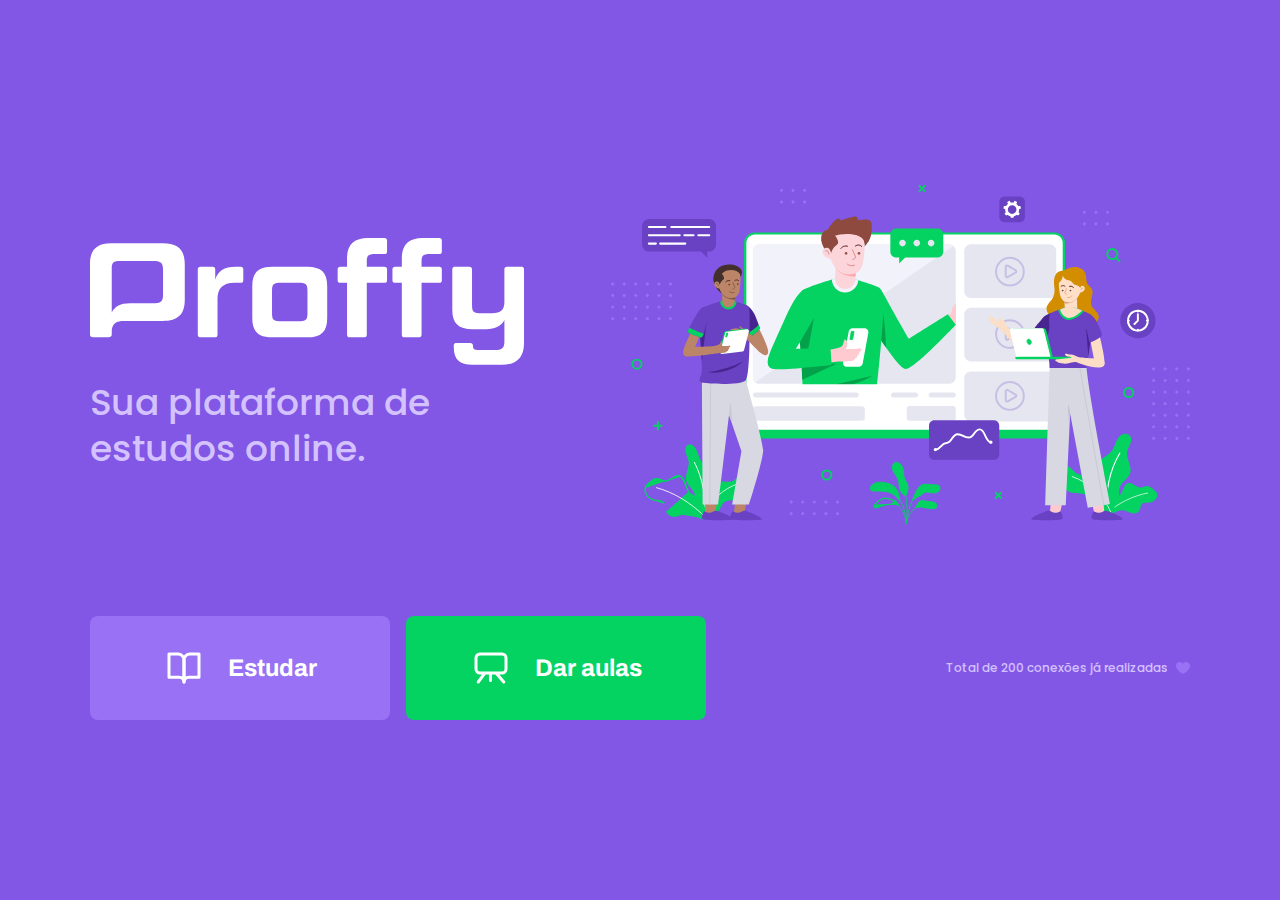
<file: index.html>
<!DOCTYPE html>
<html lang="pt_br">
<head>
    <meta charset="UTF-8">
    <meta name="viewport" content="width=device-width, initial-scale=1.0">
    <meta name="theme-color" content="#8257">

    <title>Proffy | Sua plataforma de estudos online</title>

    <link rel="shortcut icon" href="images/favicon.png" type="image/png">

    <link rel="stylesheet" href="styles/main.css">
    <link rel="stylesheet" href="styles/partials/page-landing.css">

    <link href="https://fonts.googleapis.com/css2?family=Archivo:wght@400;700&amp;family=Poppins:wght@400;600&amp;display=swap" rel="stylesheet">

</head>
<body id="page-landing">
    <div id="container">
        <div class="logo-container">
            <img src="images/logo.svg" alt="Proffy">
            <h2>Sua plataforma de estudos online.</h2>
        </div>

        <img class="hero-image" src="images/landing.svg" alt="Plataforma de Estudos">

        <div class="buttons-container">
            <a class="study" href="study.html">
                <img src="images/icons/study.svg" alt="Estudar">
                Estudar
            </a>
            <a class="give-classes" href="give-classes.html">
                <img src="images/icons/give-classes.svg" alt="Dar aulas">
                Dar aulas
            </a>
        </div>

        <p class="total-connections">
            Total de 200 conexões já realizadas
            <img src="images/icons/purple-heart.svg" alt="Coração roxo">
        </p>
    </div>
    
</body>
</html>
</file>
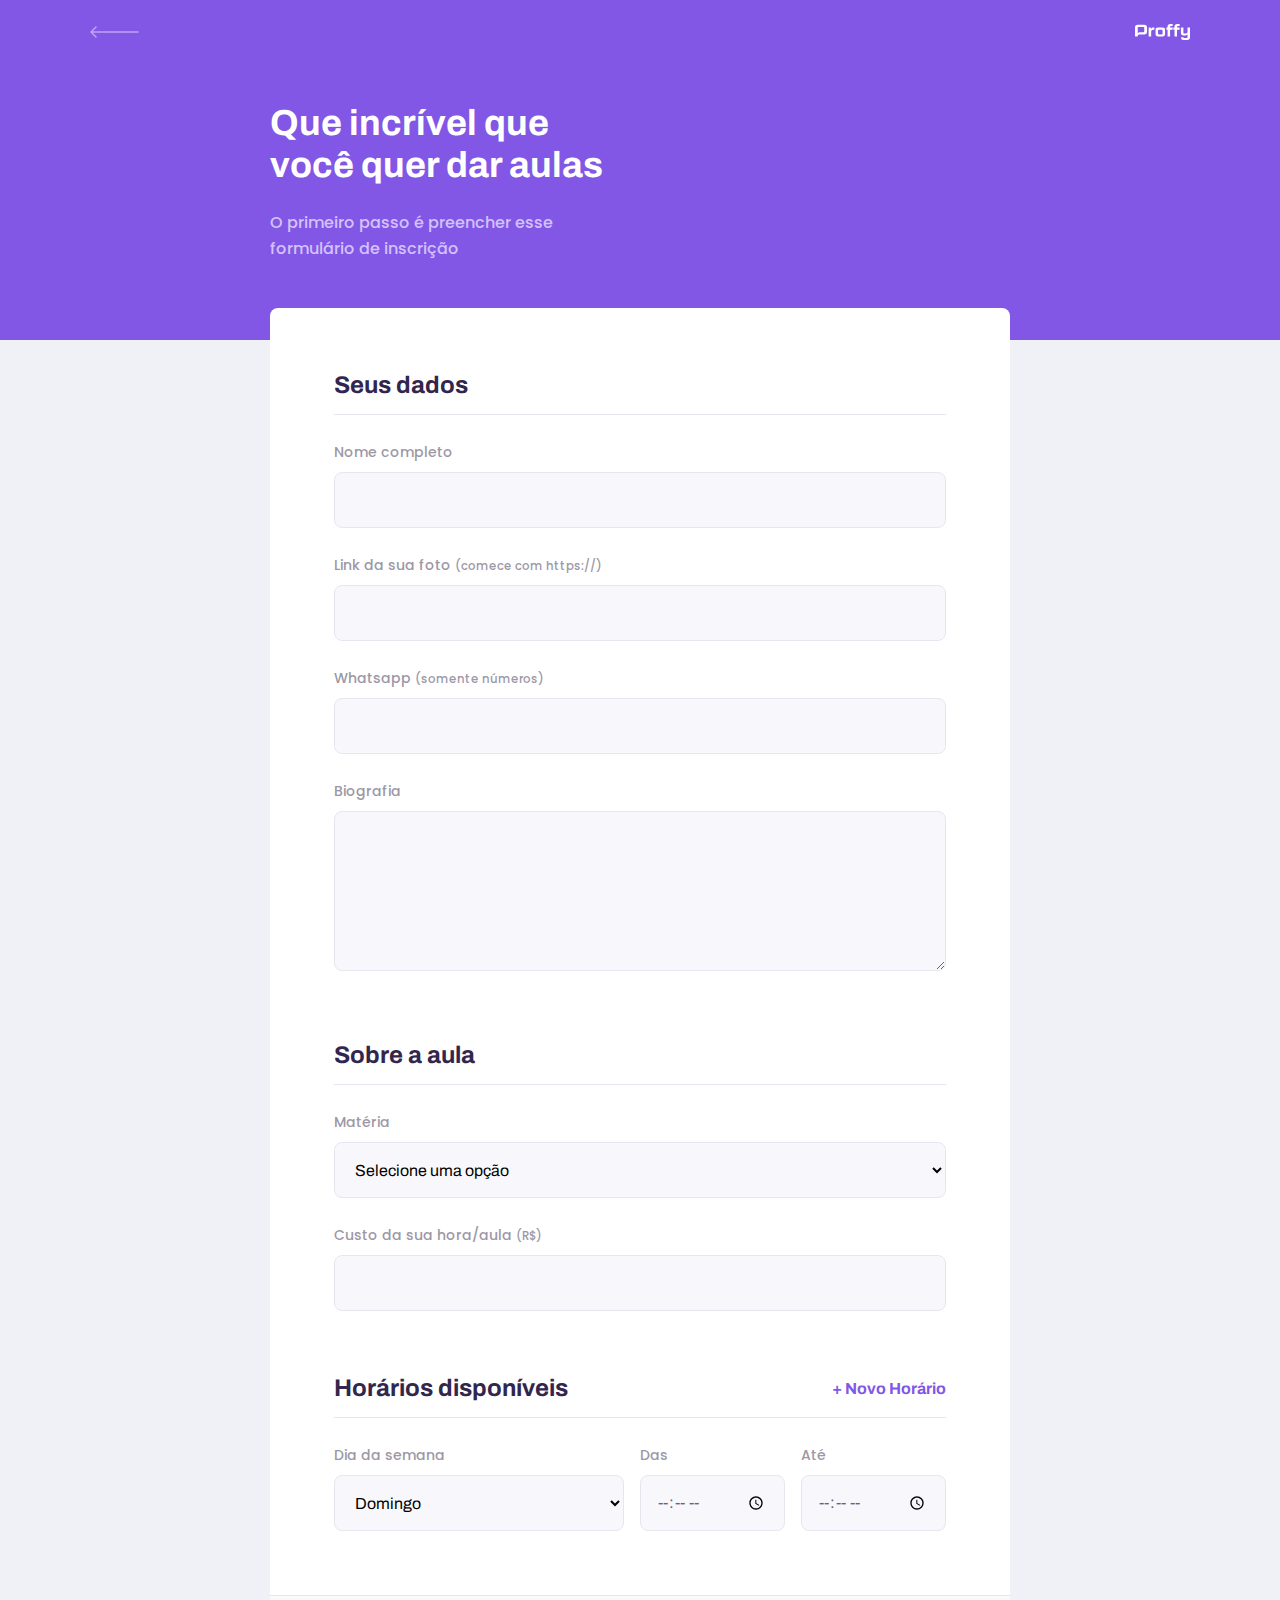
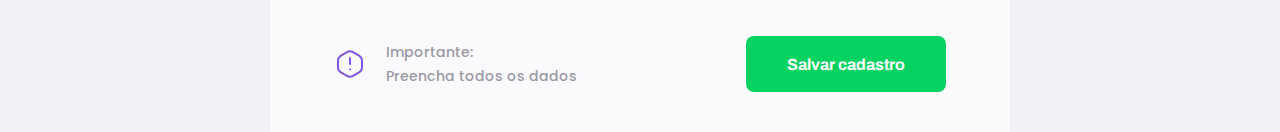
<file: give-classes.html>
<!DOCTYPE html>
<html lang="pt_br">
<head>
    <meta charset="UTF-8">
    <meta name="viewport" content="width=device-width, initial-scale=1.0">
    <title>Proffy | Sua plataforma de estudos online</title>

    <link rel="shortcut icon" href="images/favicon.png" type="image/png">

    <link rel="stylesheet" href="styles/main.css">
    <link rel="stylesheet" href="styles/partials/header.css">
    <link rel="stylesheet" href="styles/partials/forms.css">
    <link rel="stylesheet" href="styles/partials/page-give-classes.css">

    <link href="https://fonts.googleapis.com/css2?family=Archivo:wght@400;700&amp;family=Poppins:wght@400;600&amp;display=swap" rel="stylesheet">

    <script src="scripts/addField.js" defer></script>
</head>
<body id="page-give-classes">
    <div id="container">
        <header class="page-header">
            <div class="top-bar-container">
                <a href="index.html">
                <img src="images/icons/back.svg" alt="Voltar">
                </a>
                <img src="images/logo.svg" alt="Proffy">
            </div>

            <div class="header-content">
                <strong>Que incrível que você quer dar aulas</strong>
                <p>O primeiro passo é preencher esse formulário de inscrição</p>
            </div>
        </header>

        <main>
            <form action="" id="create-class">
                <fieldset>
                    <legend>Seus dados</legend>

                    <div class="input-block">
                        <label for="name">Nome completo</label>
                        <input type="name" id="name" required>
                    </div>

                    <div class="input-block">
                        <label for="avatar">Link da sua foto <small>(comece com https://)</small></label>
                        <input name="avatar" id="avatar" type="url" required>
                    </div>

                    <div class="input-block">
                        <label for="whatsapp">Whatsapp <small>(somente números)</small></label>
                        <input name="whatsapp" id="whatsapp" type="number" required>
                    </div>

                    <div class="textarea-block">
                        <label for="bio">Biografia</label>
                        <textarea name="bio" id="bio" required></textarea>
                    </div>
                </fieldset>

                <fieldset>
                    <legend>Sobre a aula</legend>
                    <div class="select-block">
                        <label for="subject">Matéria</label>
                        <select name="subject" id="subject" required>
                            <option value="">Selecione uma opção</option>
                            <option value="1">Artes</option>
                            <option value="2">Biologia</option>
                            <option value="3">Ciências</option>
                            <option value="4">Educação física</option>
                            <option value="5">Física</option>
                            <option value="6">Geografia</option>
                            <option value="7">História</option>
                            <option value="8">Matemática</option>
                            <option value="9">Português</option>
                            <option value="10">Química</option>
                        </select>
                    </div>

                    <div class="input-block">
                        <label for="cost">Custo da sua hora/aula <small>(R$)</small></label>
                        <input name="cost" id="cost" type="number" required>
                    </div>
                </fieldset>

                <fieldset id="schedule-items">
                    <legend>
                        Horários disponíveis
                        <button id="add-time" type="button">+ Novo Horário</button>
                    </legend>
                
                    <div class="schedule-item">
                        <div class="select-block">
                            <label for="weekday">Dia da semana</label>
                            <select name="weekday[]" required>
                                <option value="" disabled="" hidden="">Selecione uma opção</option>
                                <option value="0">Domingo</option>
                                <option value="1">Segunda-feira</option>
                                <option value="2">Terça-feira</option>
                                <option value="3">Quarta-feira</option>
                                <option value="4">Quinta-feira</option>
                                <option value="5">Sexta-feira</option>
                                <option value="6">Sábado</option>
                            </select>
                        </div>

                        <div class="input-block">
                            <label for="time-from">Das</label>
                            <input name="time-from[]" type="time" required>
                        </div>

                        <div class="input-block">
                            <label for="time-to">Até</label>
                            <input name="time-to[]" type="time" required>
                        </div>
                    </div>
                
                </fieldset>

            </form>

            <footer>
                <p>
                    <img src="images/icons/warning.svg" alt="Aviso importante">
                    Importante: <br>
                    Preencha todos os dados
                </p>
                <button type="submit" form="create-class">Salvar cadastro</button>
            </footer>

        </main>

    </div>
    
</body>
</html>
</file>
<file: styles/main.css>
:root {
    --color-background: #F0F0F7;
    --color-primary-lighter: #9871F5;
    --color-primary-light: #916BEA;
    --color-primary: #8257E5;
    --color-primary-dark: #774DD6;
    --color-primary-darker: #6842c2;
    --color-secondary: #04D361;
    --color-secondary-dark: #04BF58;
    --color-title-in-primary: #FFFFFF;
    --color-text-in-primary: #D4C2FF;
    --color-text-title: #32264D;
    --color-text-complement: #9C98A6;
    --color-text-base: #6A6180;
    --color-line-in-white: #E6E6F0;
    --color-input-background: #F8F8FC;
    --color-button-text: #FFFFFF;
    --color-box-base: #FFFFFF;
    --color-box-footer: #FAFAFC;
    --color-small-info: #C1BCCC;

    font-size: 60%; /* controle das medidas rem */
}

*{
    padding: 0;
    margin: 0;
    box-sizing: border-box;
}

html, 
body{
    height: 100vh;
}

body{
    background-color: var(--color-background);
    display: flex;
    align-items: center;
    justify-content: center;
}

body,
input,
button,
textarea{
    font: 500 1.6rem Poppins;
    color: var(--color-text-base);
}

#container{
    width: 90vw;
    max-width: 700px;
}

@media (max-width: 699px){
    :root {
        font-size: 40%;
    }
}

@media(min-width: 700px){
    :root{
        font-size: 62.5%;
    }
}
</file>
<file: styles/partials/page-landing.css>
#page-landing{
    background: var(--color-primary);
}

#page-landing #container{
    color: var(--color-text-in-primary);
}

.logo-container{
    text-align: center;
    margin-bottom: 3.2rem;
}

.logo-container h2{
    font-weight: 500;
    font-size: 3.6rem;
    line-height: 4.6rem;
    margin-top: 0.8rem;
}

.logo-container img{
    height: 10rem;
}

.hero-image{
    width: 100%;
}

.buttons-container{
    display: flex;
    justify-content: center;
    margin: 3.2rem 0;
}

.buttons-container a{
    width: 30rem;
    height: 10.4rem;
    border-radius: .8rem;
    margin-right: 1.6rem;

    font: 700 2.4rem Archivo;

    display: flex;
    align-items: center;
    justify-content: center;

    text-decoration: none;

    transition: background 0.2s;

    color: var(--color-button-text);
}

.buttons-container a img {
    width: 4rem;
    margin-right: 2.4rem;
}

.buttons-container a.study{
    background: var(--color-primary-lighter);
}

.buttons-container a.study:hover{
    background: var(--color-primary-light);
}

.buttons-container a.give-classes {
    background: var(--color-secondary);
    margin-right: 0;
}

.buttons-container a.give-classes:hover {
    background: var(--color-secondary-dark);
}

.total-connections {
    font-size: 1.8rem;
    display: flex;
    align-items: center;
    justify-content: center;
}

.total-connections img {
    margin-left: 0.8rem;
}

@media (min-width: 1100px) {
    #page-landing #container {
        max-width: 1100px;
        display: grid;
        grid-template-columns: 2fr 1fr 2fr;
        grid-template-rows: 350px 1fr;
        grid-template-areas: 
        "proffy image image"
        "button button texting";
        column-gap: 87px;
        row-gap: 86px;
    }

    .logo-container{
        grid-area: proffy;
        text-align: initial;
        align-self: center;
        margin: 0;
    }

    .logo-container img {
        height: 127px;
    }

    .hero-image{
        grid-area: image;
        height: 350px;
    }

    .buttons-container{
        grid-area: button;
        justify-content: flex-start;
        margin: 0;
    }

    .total-connections{
        grid-area: texting;
        justify-self: end;
        font-size: 1.2rem;
    }
}
</file>
<file: styles/partials/header.css>
.page-header {
    background-color: var(--color-primary);
    display: flex;
    flex-direction: column;
}

.page-header .top-bar-container{
    width: 90%;
    margin: 0 auto;

    display: flex;
    align-items: center;
    justify-content: space-between;

    padding: 1.6rem 0;
}

.page-header .top-bar-container a {
    height: 3.2rem;
    transition: opacity 0.2s;
}

.page-header .top-bar-container a:hover {
    opacity: 0.6;
}

.page-header .top-bar-container > img {
    height: 1.6rem;
}

.page-header .header-content {
    width: 90%;
    margin: 3.2rem auto;

    position: relative;
}

.page-header .header-content strong {
    font: 700 3.6rem Archivo;
    line-height: 4.2rem;
    color: var(--color-title-in-primary);
}

.page-header .header-content p {
    max-width: 30rem;
    font-size: 1.6rem;
    line-height: 2.6rem;
    color: var(--color-text-in-primary);
    margin-top: 2.4rem;
}


@media(min-width: 700px) {
    .page-header {
        height: 340px;
    }

    .page-header .top-bar-container {
        max-width: 1100px;
    }

    .page-header .header-content {
        max-width: 740px;

        margin: 0 auto;

        flex: 1 1;
        padding-bottom: 40px;
        display: flex;
        flex-direction: column;
        justify-content: center;
    }

    .page-header .header-content strong {
        max-width: 350px;
    }
}
</file>
<file: styles/partials/forms.css>
.select-block label,
.input-block label,
.textarea-block label {
    font-size: 1.4rem;
    color: var(--color-text-complement);
}

.input-block input,
.select-block select,
.textarea-block textarea {
    width: 100%;
    height: 5.6rem;
    margin-top: 0.8rem;
    border-radius: 0.8rem;
    background: var(--color-input-background);
    border: 1px solid var(--color-line-in-white);
    outline: 0;
    padding: 0 1.6rem;
    font: 1.6rem Archivo;
}

.textarea-block textarea {
    padding: 1.2rem 1.6rem;
    height: 16rem;

    resize: vertical;
}

.input-block,
.textarea-block {
    position: relative
}

.input-block:focus-within::after,
.textarea-block:focus-within::after {
    content: "";

    width: calc(100% - 3.2rem);
    height: 2px;
    background: var(--color-primary-light);
    
    position: absolute;
    left: 1.6rem;
    bottom: 0;
}
</file>
<file: styles/partials/page-give-classes.css>
#page-give-classes #container {
    width: 100vw;
    height: 100vh;
}

#page-give-classes .page-header .header-content {
    margin-bottom: 6.4rem;
}

#page-give-classes main {
    background: var(--color-box-base);
    width: 100%;
    max-width: 74rem;
    border-radius: .8rem;
    margin: -3.2rem auto 3.2rem;
    padding-top: 6.4rem;
}

#page-give-classes fieldset {
    border: none;
    padding: 0 2.4rem;
}

#page-give-classes fieldset legend {
    font: 700 2.4rem Archivo;
    color: var(--color-text-title);
    margin-bottom: 2.4rem;

    display: flex;
    align-items: center;
    justify-content: space-between;

    width: 100%;

    padding-bottom: 1.6rem;
    border-bottom: 1px solid var(--color-line-in-white);
}

#page-give-classes fieldset legend button {
    background: none;
    border: 0;

    color: var(--color-primary);

    font: 700 1.6rem Archivo;

    cursor: pointer;

    transition: 1s;
}

#page-give-classes fieldset legend button:hover {
    color: var(--color-primary-dark);
}

#page-give-classes fieldset+fieldset {
    margin-top: 6.4rem;
}

#page-give-classes .input-block+.input-block,
#page-give-classes .input-block+.textarea-block,
#page-give-classes .select-block+.input-block {
    margin-top: 2.4rem;
}

#page-give-classes main footer {
    padding: 4rem 2.4rem;

    background: var(--color-box-footer);
    border-top: 1px solid var(--color-line-in-white);
    margin-top: 6.4rem;
}

#page-give-classes main footer button {
    width: 100%;
    height: 5.6rem;
    background: var(--color-secondary);
    color: var(--color-button-text);
    border: 0;
    border-radius: .8rem;
    cursor: pointer;
    font: 700 1.6rem Archivo;

    display: flex;
    align-items: center;
    justify-content: center;
    text-decoration: none;

    transition: 0.2s;
    margin-top: 3.2rem;
}

#page-give-classes main footer button:hover {
    background: var(--color-secondary-dark);
}

#page-give-classes main footer p {
    display: flex;
    align-items: center;
    justify-content: center;

    font-size: 1.4rem;
    line-height: 2.4rem;

    color: var(--color-text-complement);    
}

#page-give-classes main footer p img {
    margin-right: 2rem;
}

.schedule-item+.schedule-item {
    margin-top: 3.2rem;
    padding-top: 3.2rem;

    border-top: 1px solid var(--color-line-in-white);
}

@media (min-width: 700px) {
    #page-give-classes #container {
        max-width: 100vw;
    }

    #page-give-classes .page-header .header-content {
        margin-bottom: 0;
    }

    #page-give-classes main fieldset {
        padding: 0 64px;
    }

    .schedule-item {
        display: grid;
        grid-template-columns: 2fr 1fr 1fr;
        column-gap: 1.6rem;
    }

    #page-give-classes #schedule-items .select-block+.input-block,
    #page-give-classes #schedule-items .input-block+.input-block {
        margin-top: 0;
    }

    #page-give-classes main footer {
        padding: 40px 64px;

        display: flex;
        align-items: center;
        justify-content: space-between;
    }

    #page-give-classes main footer button {
        margin-top: 0;

        width: 200px;
    }

}
</file>
